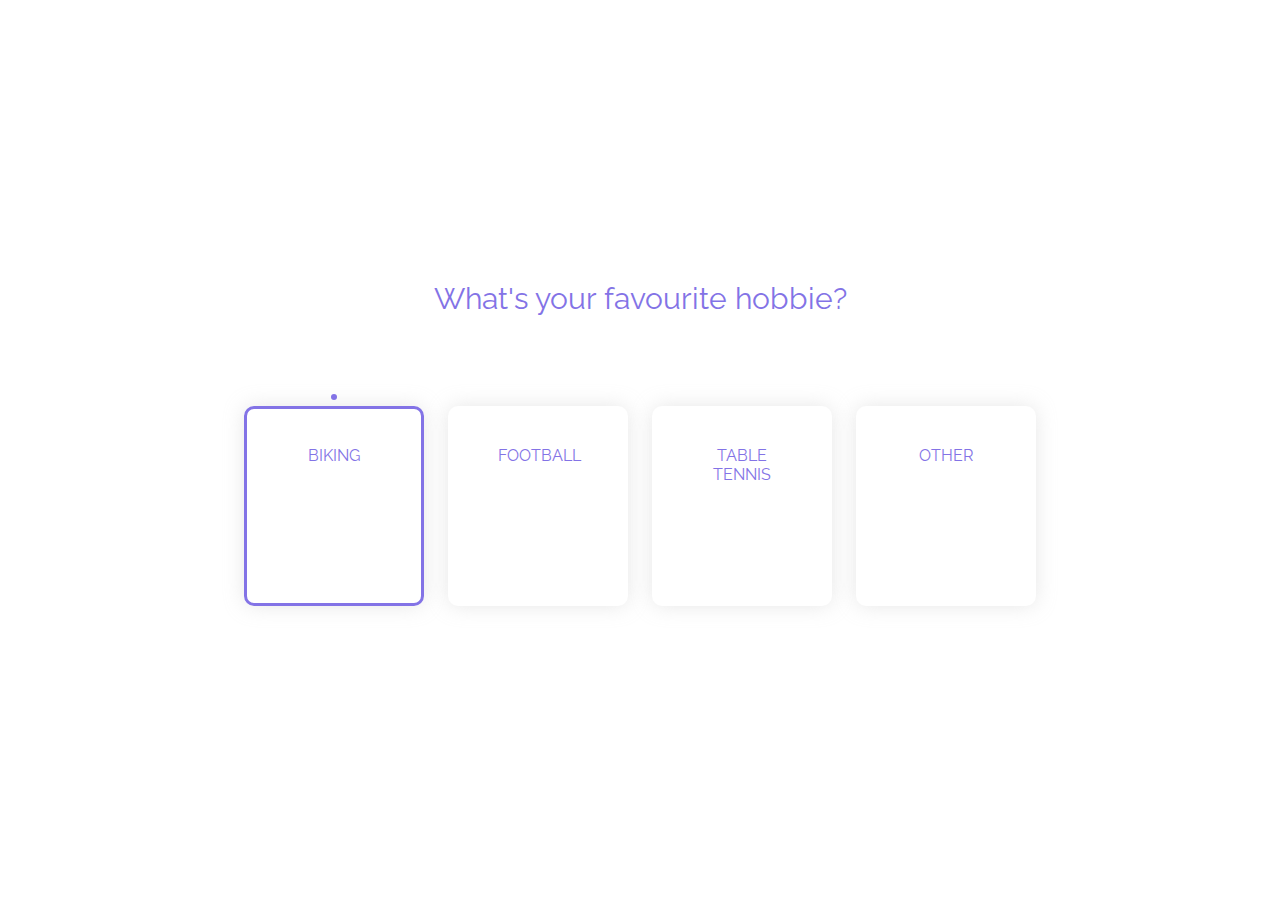
<file: Radio/radio.html>
<html lang="en">
  <head>
    <meta charset="UTF-8" />
    <meta name="viewport" content="width=device-width, initial-scale=1.0" />
    <title>Document</title>
    <!-- Google Fonts Link -->
    <link
      href="https://fonts.googleapis.com/css2?family=Raleway:wght@300;400;500;700;800&display=swap"
      rel="stylesheet"
    />
    <!-- Line Awesome CDN Link -->
    <link
      rel="stylesheet"
      href="https://maxst.icons8.com/vue-static/landings/line-awesome/line-awesome/1.3.0/css/line-awesome.min.css"
    />
    <link rel="stylesheet" href="radio.css">
     </head>
  <body>
    <div class="main-container">


      <h2>What's your favourite hobbie?</h2>


      <div class="radio-buttons">

        <label class="custom-radio">
          <input type="radio" name="radio" checked />
          <span class="radio-btn"
            ><i class="las la-check"></i>
            <div class="hobbies-icon">
              <i class="las la-biking"></i>
              <h3>Biking</h3>
            </div>
          </span>
        </label>

        <label class="custom-radio">
          <input type="radio" name="radio" />
          <span class="radio-btn"
            ><i class="las la-check"></i>
            <div class="hobbies-icon">
              <i class="las la-futbol"></i>
              <h3>Football</h3>
            </div>
          </span>
        </label>

        <label class="custom-radio">
          <input type="radio" name="radio" />
          <span class="radio-btn"
            ><i class="las la-check"></i>
            <div class="hobbies-icon">
              <i class="las la-table-tennis"></i>
              <h3>Table Tennis</h3>
            </div>
          </span>
        </label>

        <label class="custom-radio">
          <input type="radio" name="radio" />
          <span class="radio-btn"
            ><i class="las la-check"></i>
            <div class="hobbies-icon">
              <i class="las la-ellipsis-h"></i>
              <h3>Other</h3>
            </div>
          </span>
        </label>
    
      </div>
    </div>
  </body>
</html>
</file>
<file: Radio/radio.css>
* {
    margin: 0;
    padding: 0;
    box-sizing: border-box;
  }

  body {
    margin: 0;
    padding: 0;
  }

  .main-container {
    height: 100vh;
    display: flex;
    align-items: center;
    justify-content: center;
    flex-direction: column;
  }

  .main-container h2 {
    margin: 0 0 80px 0;
    color: #8373e6;
    font-size: 30px;
    font-family: "Raleway", sans-serif;
    font-weight: 400;
  }

  .radio-buttons {
    width: 100%;
    margin: 0 auto;
    text-align: center;
  }

  .custom-radio input {
    display: none;
  }

  .radio-btn {
    margin: 10px;
    width: 180px;
    height: 200px;
    border: 3px solid transparent;
    display: inline-block;
    border-radius: 10px;
    position: relative;
    text-align: center;
    box-shadow: 0 0 20px #c3c3c367;
    cursor: pointer;
  }

  .radio-btn > i {
    color: #ffffff;
    background-color: #8373e6;
    font-size: 20px;
    position: absolute;
    top: -15px;
    left: 50%;
    transform: translateX(-50%) scale(4);
    border-radius: 50px;
    padding: 3px;
    transition: 0.2s;
    pointer-events: none;
    opacity: 0;
  }

  .radio-btn .hobbies-icon {
    width: 80px;
    height: 80px;
    position: absolute;
    top: 40%;
    left: 50%;
    transform: translate(-50%, -50%);
  }

  .radio-btn .hobbies-icon i {
    color: #8373e6;
    line-height: 80px;
    font-size: 60px;
  }

  .radio-btn .hobbies-icon h3 {
    color: #8373e6;
    font-family: "Raleway", sans-serif;
    font-size: 16px;
    font-weight: 400;
    text-transform: uppercase;
  }

  .custom-radio input:checked + .radio-btn {
    border: 3px solid #8373e6;
  }

  .custom-radio input:checked + .radio-btn > i {
    opacity: 1;
    transform: translateX(-50%) scale(1);
  }
</file>
